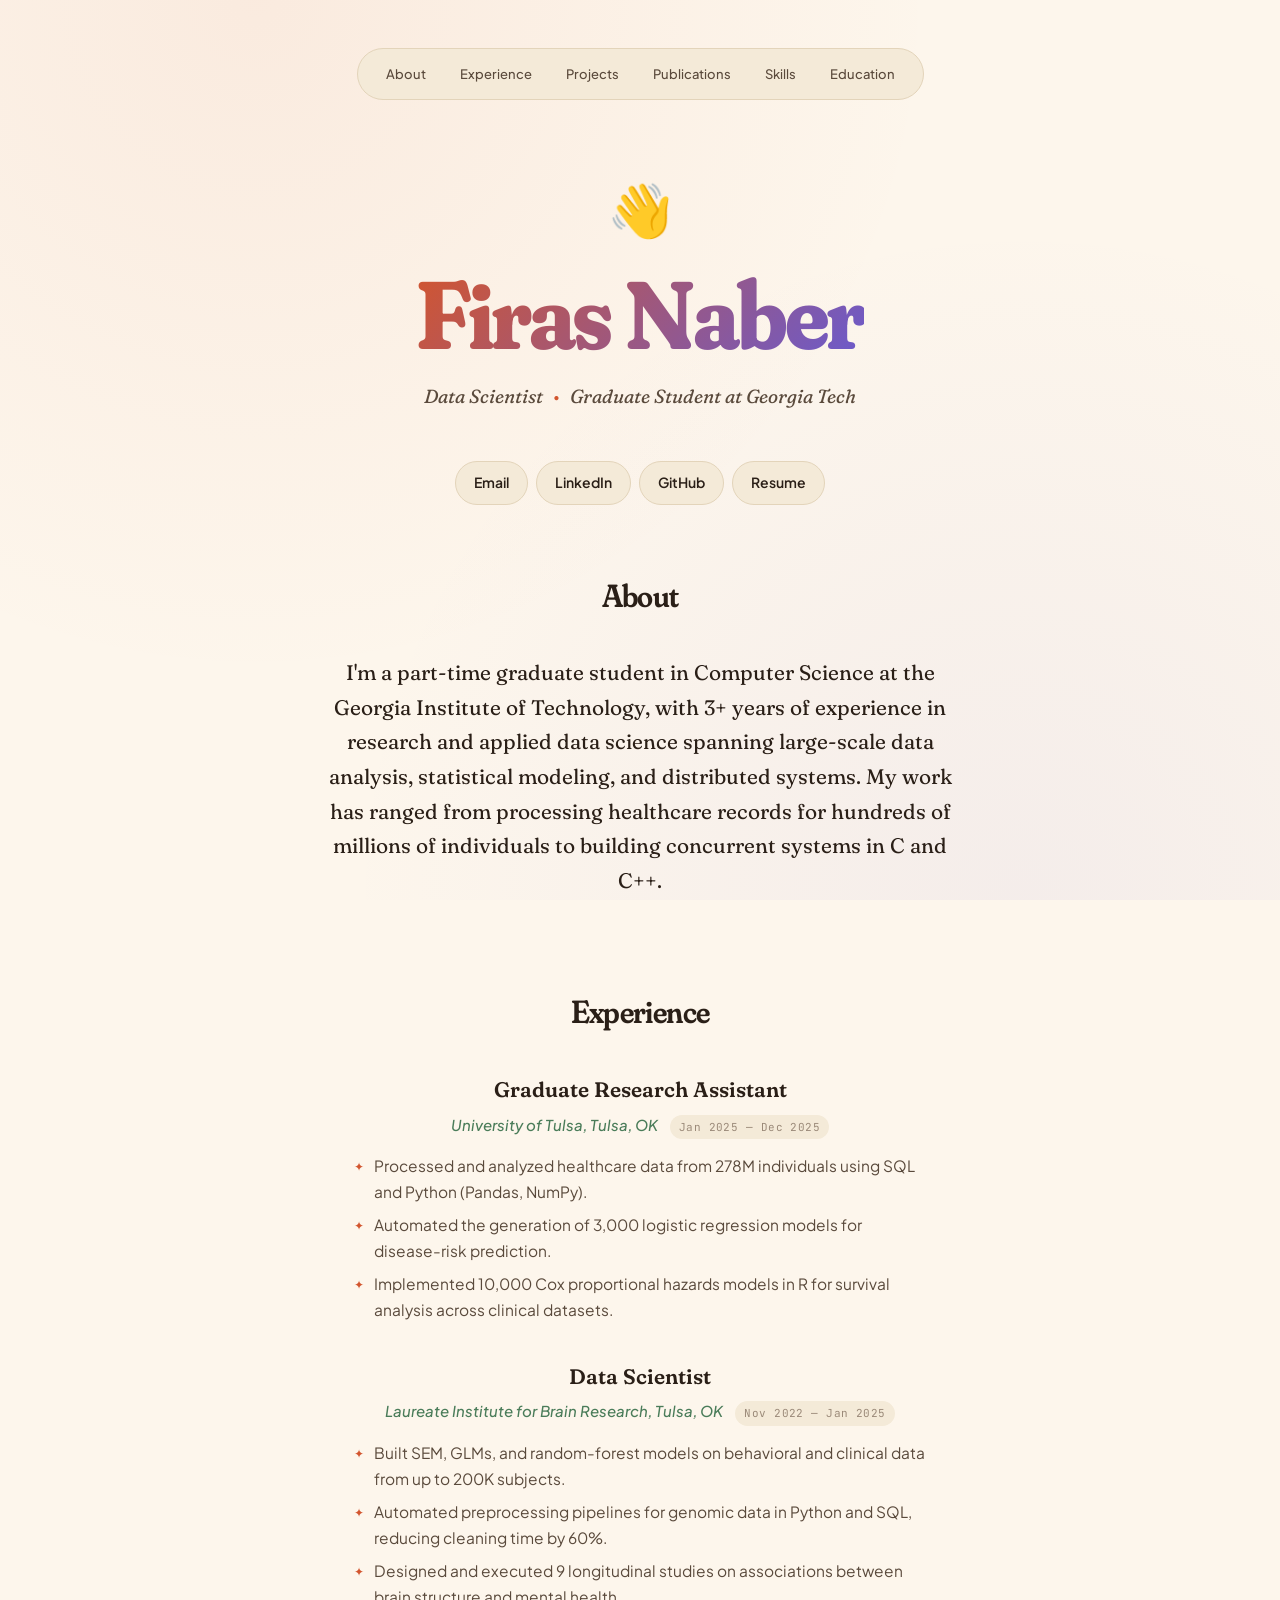
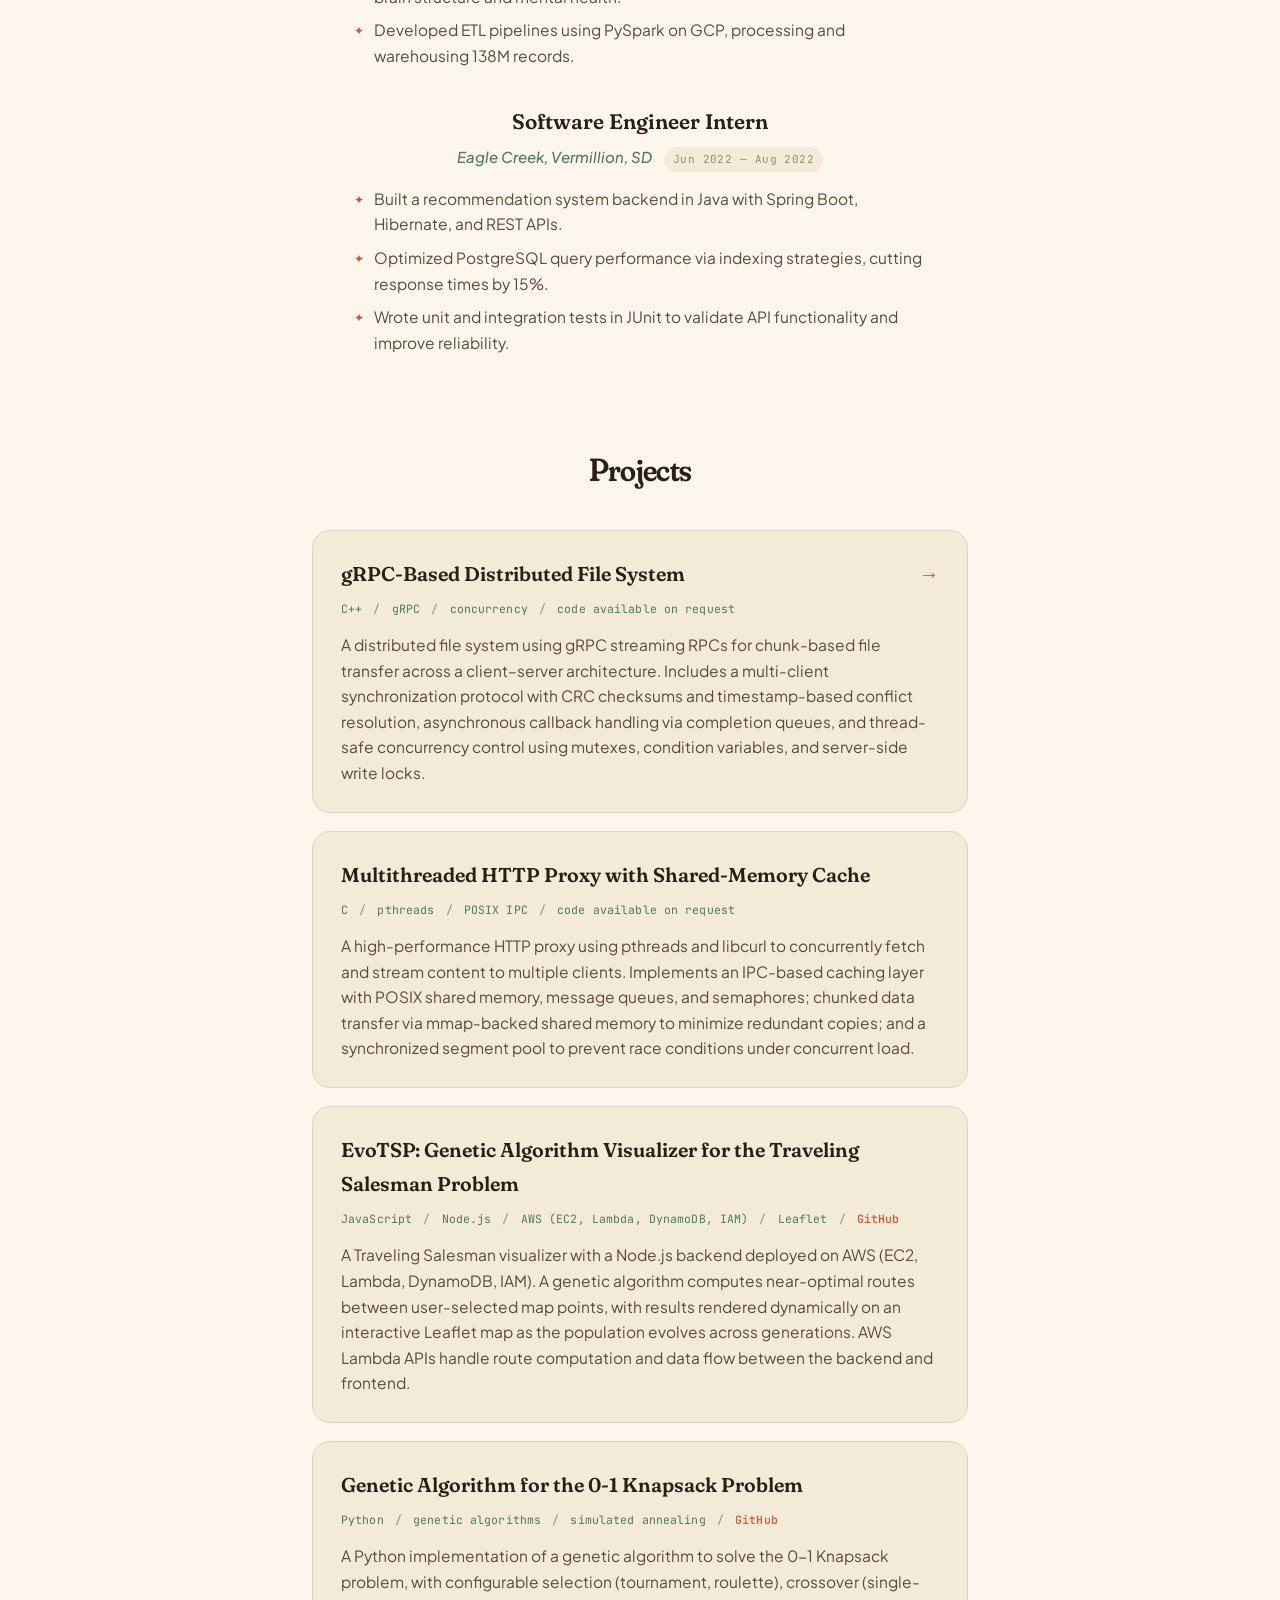
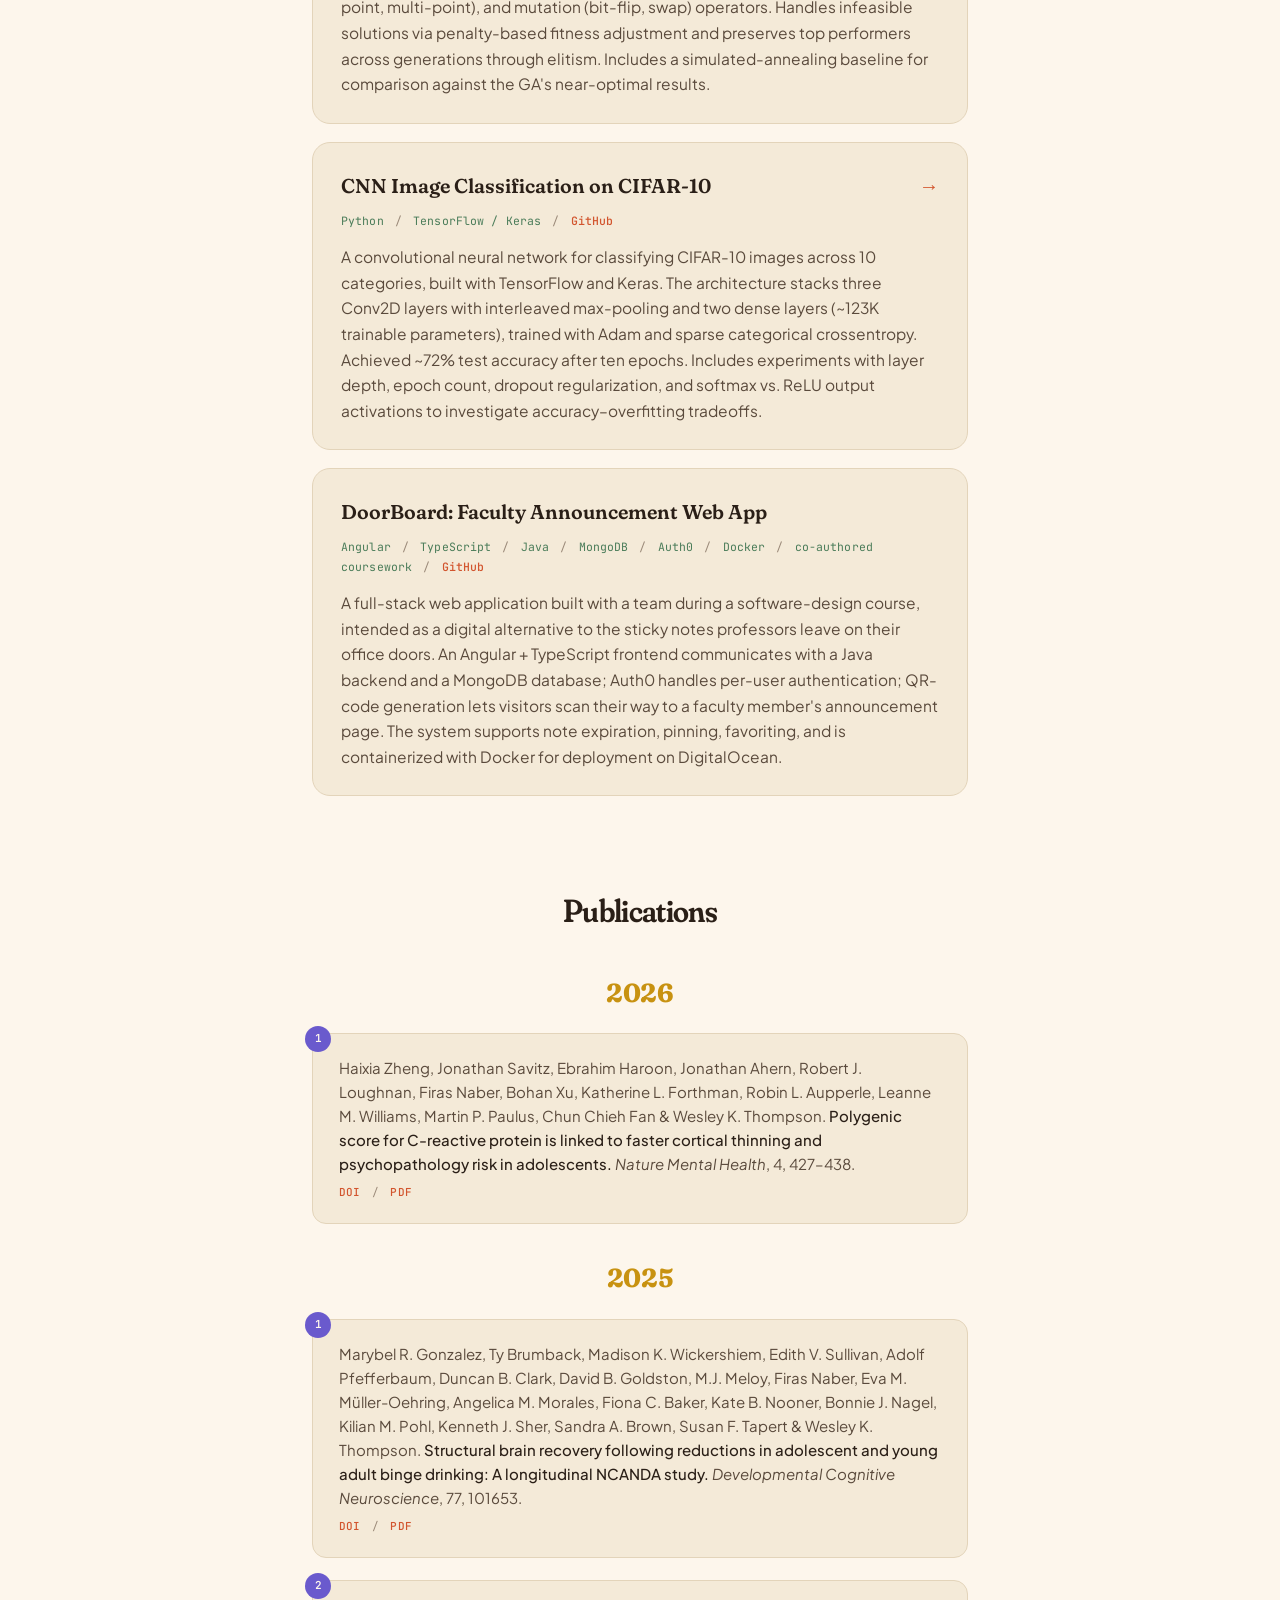
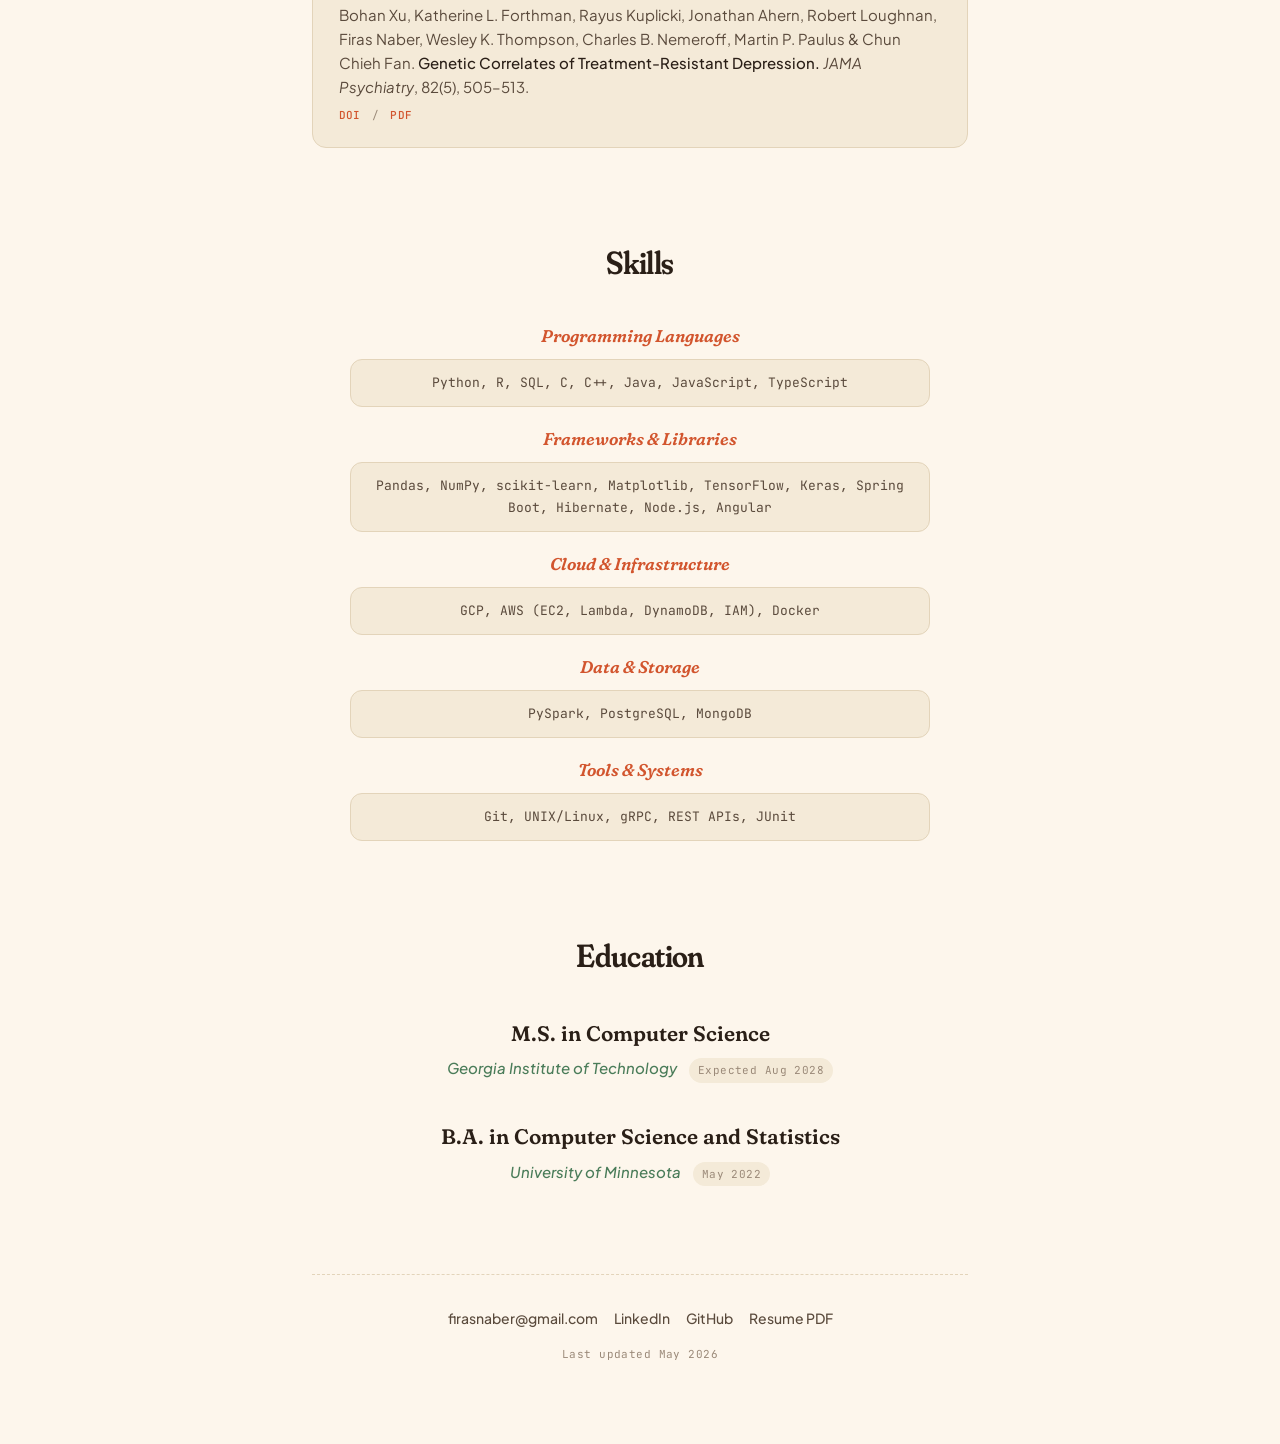
<file: index.html>
<!DOCTYPE html>
<html lang="en">

<head>
  <meta charset="UTF-8" />
  <meta name="viewport" content="width=device-width, initial-scale=1.0" />
  <title>Firas Naber</title>
  <link rel="preconnect" href="https://fonts.googleapis.com">
  <link rel="preconnect" href="https://fonts.gstatic.com" crossorigin>
  <link
    href="https://fonts.googleapis.com/css2?family=Fraunces:ital,opsz,wght,SOFT,WONK@0,9..144,400..800,0..100,0..1;1,9..144,400..800,0..100,0..1&family=Plus+Jakarta+Sans:ital,wght@0,400;0,500;0,600;0,700;1,400&family=JetBrains+Mono:wght@400;500&display=swap"
    rel="stylesheet">
  <link rel="stylesheet" href="styles.css">
</head>

<body>

  <header class="page-header">
    <nav class="topnav">
      <a href="#about">About</a>
      <a href="#experience">Experience</a>
      <a href="#projects">Projects</a>
      <a href="#publications">Publications</a>
      <a href="#skills">Skills</a>
      <a href="#education">Education</a>
    </nav>

    <div class="hero">
      <div class="wave">👋</div>
      <h1>Firas Naber</h1>
      <p class="tagline">Data Scientist <span class="dot">•</span> Graduate Student at Georgia Tech</p>
      <div class="hero-links">
        <a href="mailto:firasnaber@gmail.com">Email</a>
        <a href="https://www.linkedin.com/in/firasnaber" target="_blank" rel="noopener">LinkedIn</a>
        <a href="https://www.github.com/firasnaber" target="_blank" rel="noopener">GitHub</a>
        <a href="assets/resume.pdf" target="_blank" rel="noopener">Resume</a>
      </div>
    </div>
  </header>

  <main class="main">

    <section class="about" id="about">
      <h2>About</h2>
      <p>
        I'm a part-time graduate student in Computer Science at the Georgia Institute of Technology,
        with 3+ years of experience in research and applied data science spanning large-scale data analysis, statistical
        modeling, and distributed systems. My work has ranged from processing healthcare records
        for hundreds of millions of individuals to building concurrent systems in C and C++.
      </p>
    </section>

    <section id="experience">
      <h2>Experience</h2>

      <div class="entry">
        <div class="entry-title">Graduate Research Assistant</div>
        <div class="entry-head">
          <span class="entry-sub">University of Tulsa, Tulsa, OK</span>
          <span class="entry-date">Jan 2025 — Dec 2025</span>
        </div>
        <ul>
          <li>Processed and analyzed healthcare data from 278M individuals using SQL and Python (Pandas, NumPy).</li>
          <li>Automated the generation of 3,000 logistic regression models for disease-risk prediction.</li>
          <li>Implemented 10,000 Cox proportional hazards models in R for survival analysis across clinical datasets.
          </li>
        </ul>
      </div>

      <div class="entry">
        <div class="entry-title">Data Scientist</div>
        <div class="entry-head">
          <span class="entry-sub">Laureate Institute for Brain Research, Tulsa, OK</span>
          <span class="entry-date">Nov 2022 — Jan 2025</span>
        </div>
        <ul>
          <li>Built SEM, GLMs, and random-forest models on behavioral and clinical data from up to 200K subjects.</li>
          <li>Automated preprocessing pipelines for genomic data in Python and SQL, reducing cleaning time by 60%.</li>
          <li>Designed and executed 9 longitudinal studies on associations between brain structure and mental health.
          </li>
          <li>Developed ETL pipelines using PySpark on GCP, processing and warehousing 138M records.</li>
        </ul>
      </div>

      <div class="entry">
        <div class="entry-title">Software Engineer Intern</div>
        <div class="entry-head">
          <span class="entry-sub">Eagle Creek, Vermillion, SD</span>
          <span class="entry-date">Jun 2022 — Aug 2022</span>
        </div>
        <ul>
          <li>Built a recommendation system backend in Java with Spring Boot, Hibernate, and REST APIs.</li>
          <li>Optimized PostgreSQL query performance via indexing strategies, cutting response times by 15%.</li>
          <li>Wrote unit and integration tests in JUnit to validate API functionality and improve reliability.</li>
        </ul>
      </div>
    </section>

    <section id="projects">
      <h2>Projects</h2>

      <a class="project project-link" href="projects/grpc-dfs.html">
        <div class="project-title">gRPC-Based Distributed File System <span class="project-arrow">→</span></div>
        <div class="project-meta">C++ <span class="sep">/</span> gRPC <span class="sep">/</span> concurrency <span
            class="sep">/</span> code available on request</div>
        <p class="project-desc">
          A distributed file system using gRPC streaming RPCs for chunk-based file transfer
          across a client–server architecture. Includes a multi-client synchronization protocol
          with CRC checksums and timestamp-based conflict resolution, asynchronous callback
          handling via completion queues, and thread-safe concurrency control using mutexes,
          condition variables, and server-side write locks.
        </p>
      </a>

      <div class="project">
        <div class="project-title">Multithreaded HTTP Proxy with Shared-Memory Cache</div>
        <div class="project-meta">C <span class="sep">/</span> pthreads <span class="sep">/</span> POSIX IPC <span
            class="sep">/</span> code available on request</div>
        <p class="project-desc">
          A high-performance HTTP proxy using pthreads and libcurl to concurrently fetch and
          stream content to multiple clients. Implements an IPC-based caching layer with POSIX
          shared memory, message queues, and semaphores; chunked data transfer via mmap-backed
          shared memory to minimize redundant copies; and a synchronized segment pool to prevent
          race conditions under concurrent load.
        </p>
      </div>

      <div class="project">
        <div class="project-title">EvoTSP: Genetic Algorithm Visualizer for the Traveling Salesman Problem</div>
        <div class="project-meta">JavaScript <span class="sep">/</span> Node.js <span class="sep">/</span> AWS (EC2,
          Lambda, DynamoDB, IAM) <span class="sep">/</span> Leaflet <span class="sep">/</span> <a
            href="https://github.com/firasnaber/tsp" target="_blank" rel="noopener">GitHub</a></div>
        <p class="project-desc">
          A Traveling Salesman visualizer with a Node.js backend deployed on AWS (EC2, Lambda,
          DynamoDB, IAM). A genetic algorithm computes near-optimal routes between user-selected
          map points, with results rendered dynamically on an interactive Leaflet map as the
          population evolves across generations. AWS Lambda APIs handle route computation and
          data flow between the backend and frontend.
        </p>
      </div>

      <div class="project">
        <div class="project-title">Genetic Algorithm for the 0-1 Knapsack Problem</div>
        <div class="project-meta">Python <span class="sep">/</span> genetic algorithms <span class="sep">/</span>
          simulated annealing <span class="sep">/</span> <a
            href="https://github.com/firasnaber/genetic-algorithm-01-knapsack" target="_blank" rel="noopener">GitHub</a>
        </div>
        <p class="project-desc">
          A Python implementation of a genetic algorithm to solve the 0-1 Knapsack problem,
          with configurable selection (tournament, roulette), crossover (single-point, multi-point),
          and mutation (bit-flip, swap) operators. Handles infeasible solutions via penalty-based
          fitness adjustment and preserves top performers across generations through elitism. Includes
          a simulated-annealing baseline for comparison against the GA's near-optimal results.
        </p>
      </div>

      <div class="project project-card">
        <div class="project-title">
          <a class="project-stretched" href="projects/cnn-cifar10.html">CNN Image Classification on CIFAR-10</a>
          <span class="project-arrow">→</span>
        </div>
        <div class="project-meta">Python <span class="sep">/</span> TensorFlow / Keras <span class="sep">/</span> <a
            href="https://github.com/firasnaber/cnn-image-classification" target="_blank" rel="noopener">GitHub</a>
        </div>
        <p class="project-desc">
          A convolutional neural network for classifying CIFAR-10 images across 10 categories,
          built with TensorFlow and Keras. The architecture stacks three Conv2D layers with
          interleaved max-pooling and two dense layers (~123K trainable parameters), trained
          with Adam and sparse categorical crossentropy. Achieved ~72% test accuracy after
          ten epochs. Includes experiments with layer depth, epoch count, dropout regularization,
          and softmax vs. ReLU output activations to investigate accuracy–overfitting tradeoffs.
        </p>
      </div>

      <div class="project">
        <div class="project-title">DoorBoard: Faculty Announcement Web App</div>
        <div class="project-meta">Angular <span class="sep">/</span> TypeScript <span class="sep">/</span> Java <span
            class="sep">/</span> MongoDB <span class="sep">/</span> Auth0 <span class="sep">/</span> Docker <span
            class="sep">/</span> co-authored coursework <span class="sep">/</span> <a
            href="https://github.com/firasnaber/DoorBoard" target="_blank" rel="noopener">GitHub</a></div>
        <p class="project-desc">
          A full-stack web application built with a team during a software-design course,
          intended as a digital alternative to the sticky notes professors leave on their
          office doors. An Angular + TypeScript frontend communicates with a Java backend
          and a MongoDB database; Auth0 handles per-user authentication; QR-code generation
          lets visitors scan their way to a faculty member's announcement page. The system
          supports note expiration, pinning, favoriting, and is containerized with Docker
          for deployment on DigitalOcean.
        </p>
      </div>
    </section>

    <section id="publications">
      <h2>Publications</h2>

      <div class="pub-year-group">
        <div class="pub-year">2026</div>
        <ol class="pub-list">
          <li class="pub">
            <span class="pub-authors">Haixia Zheng, Jonathan Savitz, Ebrahim Haroon, Jonathan Ahern, Robert J.
              Loughnan, Firas Naber, Bohan Xu, Katherine L. Forthman, Robin L. Aupperle, Leanne M. Williams, Martin P.
              Paulus, Chun Chieh Fan &amp; Wesley K. Thompson.</span>
            <span class="pub-title">Polygenic score for C-reactive protein is linked to faster cortical thinning and
              psychopathology risk in adolescents.</span>
            <span class="pub-venue"><em>Nature Mental Health</em>, 4, 427–438.</span>
            <span class="pub-links">
              <a href="https://doi.org/10.1038/s44220-026-00585-w" target="_blank" rel="noopener">DOI</a> <span
                class="sep">/</span> <a href="https://www.nature.com/articles/s44220-026-00585-w.pdf" target="_blank"
                rel="noopener">PDF</a>
            </span>
          </li>
        </ol>
      </div>

      <div class="pub-year-group">
        <div class="pub-year">2025</div>
        <ol class="pub-list">
          <li class="pub">
            <span class="pub-authors">Marybel R. Gonzalez, Ty Brumback, Madison K. Wickershiem, Edith V. Sullivan, Adolf
              Pfefferbaum, Duncan B. Clark, David B. Goldston, M.J. Meloy, Firas Naber, Eva M. Müller-Oehring, Angelica
              M. Morales, Fiona C. Baker, Kate B. Nooner, Bonnie J. Nagel, Kilian M. Pohl, Kenneth J. Sher, Sandra A.
              Brown, Susan F. Tapert &amp; Wesley K. Thompson.</span>
            <span class="pub-title">Structural brain recovery following reductions in adolescent and young adult binge
              drinking: A longitudinal NCANDA study.</span>
            <span class="pub-venue"><em>Developmental Cognitive Neuroscience</em>, 77, 101653.</span>
            <span class="pub-links">
              <a href="https://doi.org/10.1016/j.dcn.2025.101653" target="_blank" rel="noopener">DOI</a> <span
                class="sep">/</span> <a
                href="https://www.sciencedirect.com/science/article/pii/S1878929325001495/pdfft?md5=1ed2c9a6137f7ce97015f4703aea2347&pid=1-s2.0-S1878929325001495-main.pdf"
                target="_blank" rel="noopener">PDF</a>
            </span>
          </li>

          <li class="pub">
            <span class="pub-authors">Bohan Xu, Katherine L. Forthman, Rayus Kuplicki, Jonathan Ahern, Robert
              Loughnan, Firas Naber, Wesley K. Thompson, Charles
              B. Nemeroff, Martin P. Paulus &amp; Chun Chieh Fan.</span>
            <span class="pub-title">Genetic Correlates of Treatment-Resistant Depression.</span>
            <span class="pub-venue"><em>JAMA Psychiatry</em>, 82(5), 505–513.</span>
            <span class="pub-links">
              <a href="https://doi.org/10.1001/jamapsychiatry.2024.4825" target="_blank" rel="noopener">DOI</a> <span
                class="sep">/</span> <a
                href="https://www.laureateinstitute.org/uploads/1/4/1/3/141382282/jamapsychiatry_xu_2025_oi_240097_1739289944.00263.pdf"
                target="_blank" rel="noopener">PDF</a>
            </span>
          </li>
        </ol>
      </div>
    </section>

    <section id="skills">
      <h2>Skills</h2>
      <div class="skills-grid">
        <div class="skills-label">Programming Languages</div>
        <div class="skills-list">Python, R, SQL, C, C++, Java, JavaScript, TypeScript</div>

        <div class="skills-label">Frameworks &amp; Libraries</div>
        <div class="skills-list">Pandas, NumPy, scikit-learn, Matplotlib, TensorFlow, Keras, Spring Boot, Hibernate,
          Node.js, Angular</div>

        <div class="skills-label">Cloud &amp; Infrastructure</div>
        <div class="skills-list">GCP, AWS (EC2, Lambda, DynamoDB, IAM), Docker</div>

        <div class="skills-label">Data &amp; Storage</div>
        <div class="skills-list">PySpark, PostgreSQL, MongoDB</div>

        <div class="skills-label">Tools &amp; Systems</div>
        <div class="skills-list">Git, UNIX/Linux, gRPC, REST APIs, JUnit</div>
      </div>
    </section>

    <section id="education">
      <h2>Education</h2>

      <div class="entry">
        <div class="entry-title">M.S. in Computer Science</div>
        <div class="entry-head">
          <span class="entry-sub">Georgia Institute of Technology</span>
          <span class="entry-date">Expected Aug 2028</span>
        </div>
      </div>

      <div class="entry">
        <div class="entry-title">B.A. in Computer Science and Statistics</div>
        <div class="entry-head">
          <span class="entry-sub">University of Minnesota</span>
          <span class="entry-date">May 2022</span>
        </div>
      </div>
    </section>

    <footer>
      <div class="footer-contact">
        <a href="mailto:firasnaber@gmail.com">firasnaber@gmail.com</a>
        <a href="https://www.linkedin.com/in/firasnaber" target="_blank" rel="noopener">LinkedIn</a>
        <a href="https://www.github.com/firasnaber" target="_blank" rel="noopener">GitHub</a>
        <a href="assets/resume.pdf" target="_blank" rel="noopener">Resume PDF</a>
      </div>
      <span class="footer-meta">Last updated May 2026</span>
    </footer>

  </main>

  <script src="script.js"></script>

</body>

</html>
</file>
<file: styles.css>
:root {
  --bg: #fdf6ec;
  --bg-alt: #f4ead8;
  --ink: #2a1f17;
  --ink-soft: #5a4a3c;
  --ink-faint: #9a8978;
  --rule: #e3d4ba;
  --accent: #d2552e;
  --accent-2: #4a7c59;
  --accent-3: #c89211;
  --accent-4: #6a5acd;

  --display: 'Fraunces', Georgia, serif;
  --sans: 'Plus Jakarta Sans', -apple-system, BlinkMacSystemFont, sans-serif;
  --mono: 'JetBrains Mono', monospace;
}

* { box-sizing: border-box; margin: 0; padding: 0; }

html { scroll-behavior: smooth; }

body {
  font-family: var(--sans);
  font-size: 17px;
  line-height: 1.7;
  color: var(--ink);
  background: var(--bg);
  background-image:
    radial-gradient(circle at 20% 0%, rgba(210, 85, 46, 0.07), transparent 50%),
    radial-gradient(circle at 80% 100%, rgba(106, 90, 205, 0.06), transparent 50%);
  background-attachment: fixed;
  -webkit-font-smoothing: antialiased;
  -moz-osx-font-smoothing: grayscale;
}

/* ─── Header / Hero ──────────────────────────────── */

.page-header {
  max-width: 720px;
  margin: 0 auto;
  padding: 48px 32px 24px;
  text-align: center;
}

.topnav {
  display: flex;
  justify-content: center;
  flex-wrap: wrap;
  gap: 4px 6px;
  margin-bottom: 64px;
  padding: 8px 14px;
  background: var(--bg-alt);
  border-radius: 999px;
  width: fit-content;
  margin-left: auto;
  margin-right: auto;
  border: 1px solid var(--rule);
}

.topnav a {
  font-family: var(--sans);
  font-size: 13px;
  font-weight: 500;
  color: var(--ink-soft);
  text-decoration: none;
  padding: 6px 14px;
  border-radius: 999px;
  transition: all 0.2s;
}

.topnav a:hover,
.topnav a.active {
  background: var(--ink);
  color: var(--bg);
}

.hero {
  display: flex;
  flex-direction: column;
  align-items: center;
  gap: 14px;
}

.wave {
  font-size: 52px;
  display: inline-block;
  animation: wave 2.4s ease-in-out infinite;
  transform-origin: 70% 70%;
}

@keyframes wave {
  0%, 60%, 100% { transform: rotate(0deg); }
  10% { transform: rotate(14deg); }
  20% { transform: rotate(-8deg); }
  30% { transform: rotate(14deg); }
  40% { transform: rotate(-4deg); }
  50% { transform: rotate(10deg); }
}

.hero h1 {
  font-family: var(--display);
  font-size: clamp(56px, 9vw, 96px);
  font-weight: 700;
  font-variation-settings: "SOFT" 100, "WONK" 1, "opsz" 144;
  letter-spacing: -0.03em;
  line-height: 1;
  color: var(--ink);
  background: linear-gradient(135deg, var(--accent) 0%, var(--accent-4) 100%);
  -webkit-background-clip: text;
  background-clip: text;
  -webkit-text-fill-color: transparent;
}

.tagline {
  font-family: var(--display);
  font-style: italic;
  font-variation-settings: "SOFT" 80;
  font-size: 19px;
  color: var(--ink-soft);
  margin-top: 4px;
}

.tagline .dot {
  color: var(--accent);
  margin: 0 6px;
  font-style: normal;
}

.hero-links {
  display: flex;
  flex-wrap: wrap;
  justify-content: center;
  gap: 8px;
  margin-top: 18px;
}

.hero-links a {
  font-family: var(--sans);
  font-size: 14px;
  font-weight: 600;
  color: var(--ink);
  text-decoration: none;
  padding: 9px 18px;
  border-radius: 999px;
  background: var(--bg-alt);
  border: 1.5px solid var(--rule);
  transition: all 0.2s;
}

.hero-links a:hover {
  background: var(--ink);
  color: var(--bg);
  border-color: var(--ink);
  transform: translateY(-2px);
}

/* ─── Main ────────────────────────────────────────── */

.main {
  max-width: 720px;
  margin: 0 auto;
  padding: 40px 32px 80px;
}

/* ─── Sections ────────────────────────────────────── */

section {
  margin-bottom: 88px;
  scroll-margin-top: 32px;
}

h2 {
  font-family: var(--display);
  font-size: 32px;
  font-weight: 600;
  font-variation-settings: "SOFT" 100, "WONK" 1, "opsz" 144;
  letter-spacing: -0.02em;
  color: var(--ink);
  margin-bottom: 32px;
  text-align: center;
}

p { margin-bottom: 16px; }
p:last-child { margin-bottom: 0; }

a { color: var(--accent); }

/* ─── About ───────────────────────────────────────── */

.about p {
  font-family: var(--display);
  font-size: 21px;
  line-height: 1.65;
  color: var(--ink);
  text-align: center;
  font-variation-settings: "SOFT" 50, "opsz" 24;
}

/* ─── Experience & Education ──────────────────────── */

.entry {
  margin-bottom: 36px;
  text-align: center;
}

.entry:last-child { margin-bottom: 0; }

.entry-title {
  font-family: var(--display);
  font-weight: 600;
  font-size: 21px;
  font-variation-settings: "SOFT" 80, "opsz" 24;
  color: var(--ink);
  margin-bottom: 4px;
}

.entry-head {
  display: flex;
  justify-content: center;
  align-items: baseline;
  gap: 12px;
  margin-bottom: 14px;
  flex-wrap: wrap;
}

.entry-date {
  font-family: var(--mono);
  font-size: 11px;
  color: var(--ink-faint);
  white-space: nowrap;
  letter-spacing: 0.04em;
  background: var(--bg-alt);
  padding: 3px 9px;
  border-radius: 999px;
}

.entry-sub {
  font-style: italic;
  color: var(--accent-2);
  font-size: 15px;
  font-weight: 500;
}

.entry ul {
  list-style: none;
  padding: 0;
  max-width: 580px;
  margin: 0 auto;
  text-align: left;
}

.entry li {
  color: var(--ink-soft);
  margin-bottom: 8px;
  padding-left: 24px;
  position: relative;
  font-size: 15.5px;
  line-height: 1.65;
}

.entry li::before {
  content: "✦";
  position: absolute;
  left: 4px;
  color: var(--accent);
  font-size: 12px;
  top: 4px;
}

/* ─── Projects ────────────────────────────────────── */

.project {
  background: var(--bg-alt);
  border: 1.5px solid var(--rule);
  border-radius: 18px;
  padding: 26px 28px;
  margin-bottom: 18px;
  transition: all 0.2s ease;
  text-align: left;
}

.project-link {
  display: block;
  text-decoration: none;
  color: inherit;
  cursor: pointer;
}

.project-link .project-title,
.project-card .project-title {
  display: flex;
  justify-content: space-between;
  align-items: center;
  gap: 12px;
}

.project-arrow {
  display: inline-block;
  color: var(--accent);
  font-weight: 500;
  transition: transform 0.2s ease;
}

.project-link:hover .project-arrow,
.project-card:hover .project-arrow {
  transform: translateX(4px);
}

.project-card {
  position: relative;
  cursor: pointer;
}

.project-stretched {
  text-decoration: none;
  color: inherit;
}

.project-stretched::before {
  content: "";
  position: absolute;
  inset: 0;
  border-radius: inherit;
  z-index: 1;
}

.project-card .project-meta a {
  position: relative;
  z-index: 2;
}

.project:nth-child(odd):hover { transform: rotate(-0.4deg) translateY(-2px); }
.project:nth-child(even):hover { transform: rotate(0.4deg) translateY(-2px); }

.project:last-child { margin-bottom: 0; }

.project:hover {
  border-color: var(--accent);
  box-shadow: 0 8px 24px -12px rgba(210, 85, 46, 0.25);
}

.project-title {
  font-family: var(--display);
  font-weight: 600;
  font-size: 20px;
  font-variation-settings: "SOFT" 80, "WONK" 1, "opsz" 36;
  margin-bottom: 8px;
  color: var(--ink);
}

.project-meta {
  font-family: var(--mono);
  font-size: 11.5px;
  color: var(--accent-2);
  margin-bottom: 14px;
  letter-spacing: 0.01em;
}

.project-meta .sep {
  color: var(--ink-faint);
  margin: 0 4px;
}

.project-meta a {
  color: var(--accent);
  text-decoration: none;
  font-weight: 500;
  border-bottom: 1.5px solid transparent;
  transition: border-color 0.15s;
}

.project-meta a:hover {
  border-bottom-color: var(--accent);
}

.project-desc {
  color: var(--ink-soft);
  font-size: 15.5px;
  line-height: 1.65;
}

/* ─── Publications ────────────────────────────────── */

.pub-year-group {
  margin-bottom: 32px;
}

.pub-year-group:last-child { margin-bottom: 0; }

.pub-year {
  font-family: var(--display);
  font-size: 26px;
  font-weight: 700;
  font-variation-settings: "SOFT" 100, "WONK" 1, "opsz" 36;
  color: var(--accent-3);
  text-align: center;
  margin-bottom: 18px;
  letter-spacing: -0.01em;
}

.pub-list {
  list-style: none;
  padding: 0;
  margin: 0;
  counter-reset: pub-counter;
}

.pub {
  margin-bottom: 22px;
  padding: 22px 26px;
  position: relative;
  font-size: 15px;
  line-height: 1.6;
  color: var(--ink-soft);
  counter-increment: pub-counter;
  background: var(--bg-alt);
  border-radius: 14px;
  border: 1px solid var(--rule);
  text-align: left;
}

.pub:last-child { margin-bottom: 0; }

.pub::before {
  content: counter(pub-counter);
  position: absolute;
  left: -8px;
  top: -8px;
  width: 26px;
  height: 26px;
  display: flex;
  align-items: center;
  justify-content: center;
  font-family: var(--mono);
  font-size: 11px;
  font-weight: 600;
  color: var(--bg);
  background: var(--accent-4);
  border-radius: 50%;
}

.pub-authors { color: var(--ink-soft); }
.pub-title { color: var(--ink); font-weight: 500; }
.pub-venue { color: var(--ink-soft); }

.pub-links {
  display: block;
  margin-top: 8px;
  font-family: var(--mono);
  font-size: 11px;
  letter-spacing: 0.02em;
}

.pub-links .sep {
  color: var(--ink-faint);
  margin: 0 4px;
}

.pub-links a {
  color: var(--accent);
  text-decoration: none;
  font-weight: 500;
  border-bottom: 1.5px solid transparent;
  transition: border-color 0.15s;
}

.pub-links a:hover {
  border-bottom-color: var(--accent);
}

/* ─── Skills ──────────────────────────────────────── */

.skills-grid {
  display: grid;
  grid-template-columns: 1fr;
  gap: 18px;
  max-width: 580px;
  margin: 0 auto;
}

.skills-label {
  font-family: var(--display);
  font-style: italic;
  font-variation-settings: "SOFT" 80;
  color: var(--accent);
  font-size: 17px;
  font-weight: 600;
  text-align: center;
  margin-bottom: -10px;
}

.skills-list {
  color: var(--ink-soft);
  font-family: var(--mono);
  font-size: 13px;
  line-height: 1.7;
  text-align: center;
  background: var(--bg-alt);
  padding: 12px 18px;
  border-radius: 12px;
  border: 1px solid var(--rule);
}

/* ─── Footer ──────────────────────────────────────── */

footer {
  margin-top: 64px;
  padding-top: 32px;
  border-top: 1.5px dashed var(--rule);
  display: flex;
  flex-direction: column;
  align-items: center;
  gap: 14px;
  text-align: center;
}

.footer-contact {
  display: flex;
  gap: 6px 16px;
  flex-wrap: wrap;
  justify-content: center;
}

.footer-contact a {
  font-family: var(--sans);
  font-size: 14px;
  font-weight: 500;
  color: var(--ink-soft);
  text-decoration: none;
  transition: color 0.15s;
}

.footer-contact a:hover {
  color: var(--accent);
}

.footer-meta {
  font-family: var(--mono);
  font-size: 11px;
  color: var(--ink-faint);
  letter-spacing: 0.04em;
}

.heart {
  color: var(--accent);
  display: inline-block;
  animation: pulse 1.6s ease-in-out infinite;
}

@keyframes pulse {
  0%, 100% { transform: scale(1); }
  50% { transform: scale(1.2); }
}

/* ─── Responsive ──────────────────────────────────── */

@media (max-width: 600px) {
  .page-header {
    padding: 32px 20px 16px;
  }

  .topnav {
    margin-bottom: 40px;
    padding: 6px 8px;
    gap: 2px;
  }

  .topnav a {
    font-size: 12px;
    padding: 5px 10px;
  }

  .main {
    padding: 24px 20px 60px;
  }

  section {
    margin-bottom: 64px;
  }

  h2 {
    font-size: 26px;
  }

  .about p {
    font-size: 18px;
  }

  .entry-head {
    flex-direction: column;
    align-items: center;
    gap: 6px;
  }

  .project {
    padding: 22px 20px;
  }

  .pub {
    padding: 20px 18px;
  }
}
</file>
